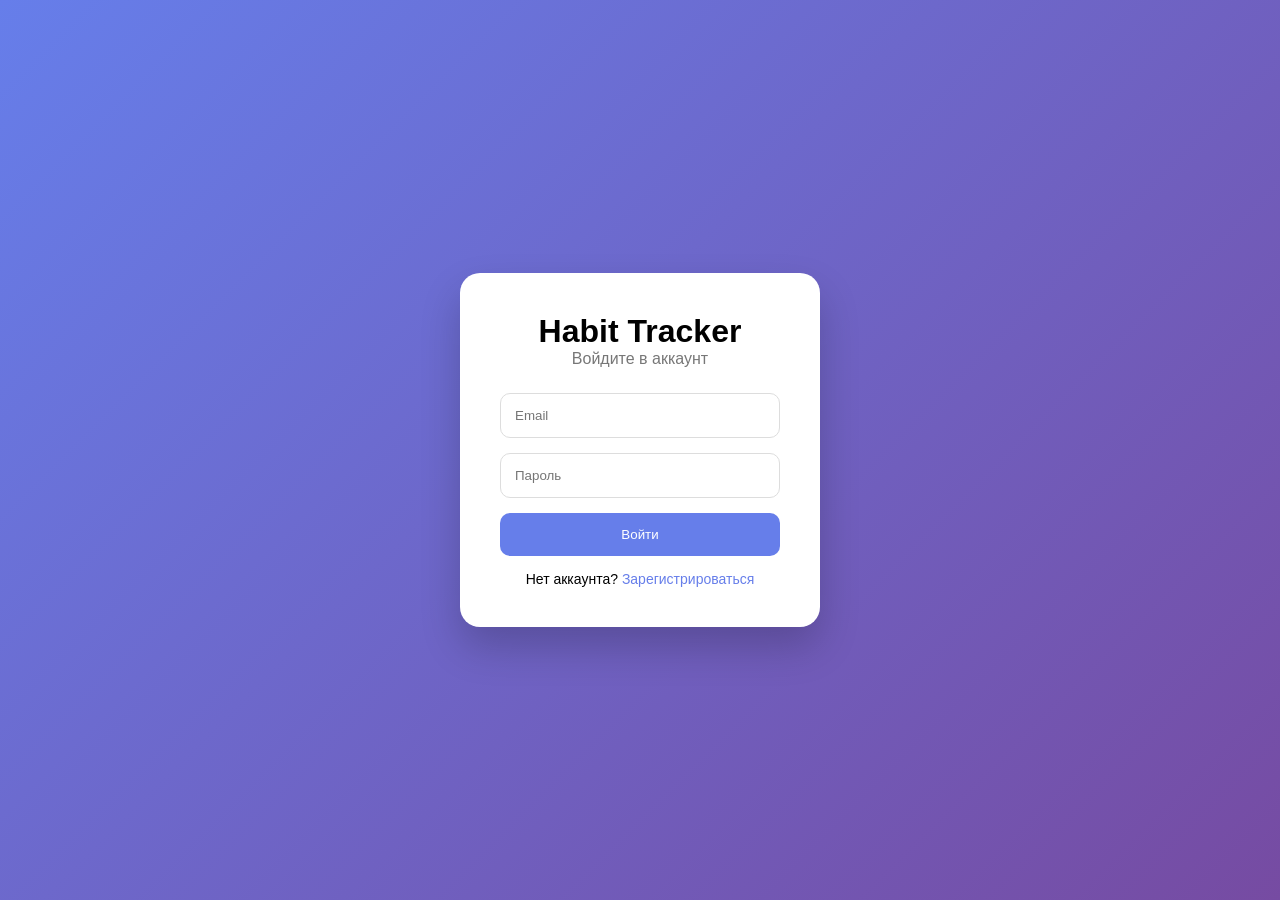
<file: html/auth/index.html>
<!DOCTYPE html>
<html lang="ru">
<head>
<meta charset="UTF-8">
<meta name="viewport" content="width=device-width, initial-scale=1.0">
<title>Habit Tracker | Вход</title>
<link rel="stylesheet" href="/css/style.css">
<link rel="icon" href="/favicons/healthy-lifestyle.png">
<script src="/js/login.js" defer></script>
</head>
<body class="auth-body">

<div class="auth-card">
    <h1>Habit Tracker</h1>
    <p class="subtitle">Войдите в аккаунт</p>

    <form class="auth-form">
        <input type="email" placeholder="Email" id="email">
        <input type="password" placeholder="Пароль" id="password">
        <button type="button" class="btn-primary" id="login">
            Войти
        </button>

        <div id="login-message" class="message"></div>
    </form>

    <p class="switch-link">
        Нет аккаунта?
        <a href="/html/auth/register.html">Зарегистрироваться</a>
    </p>
</div>

</body>
</html>
</file>
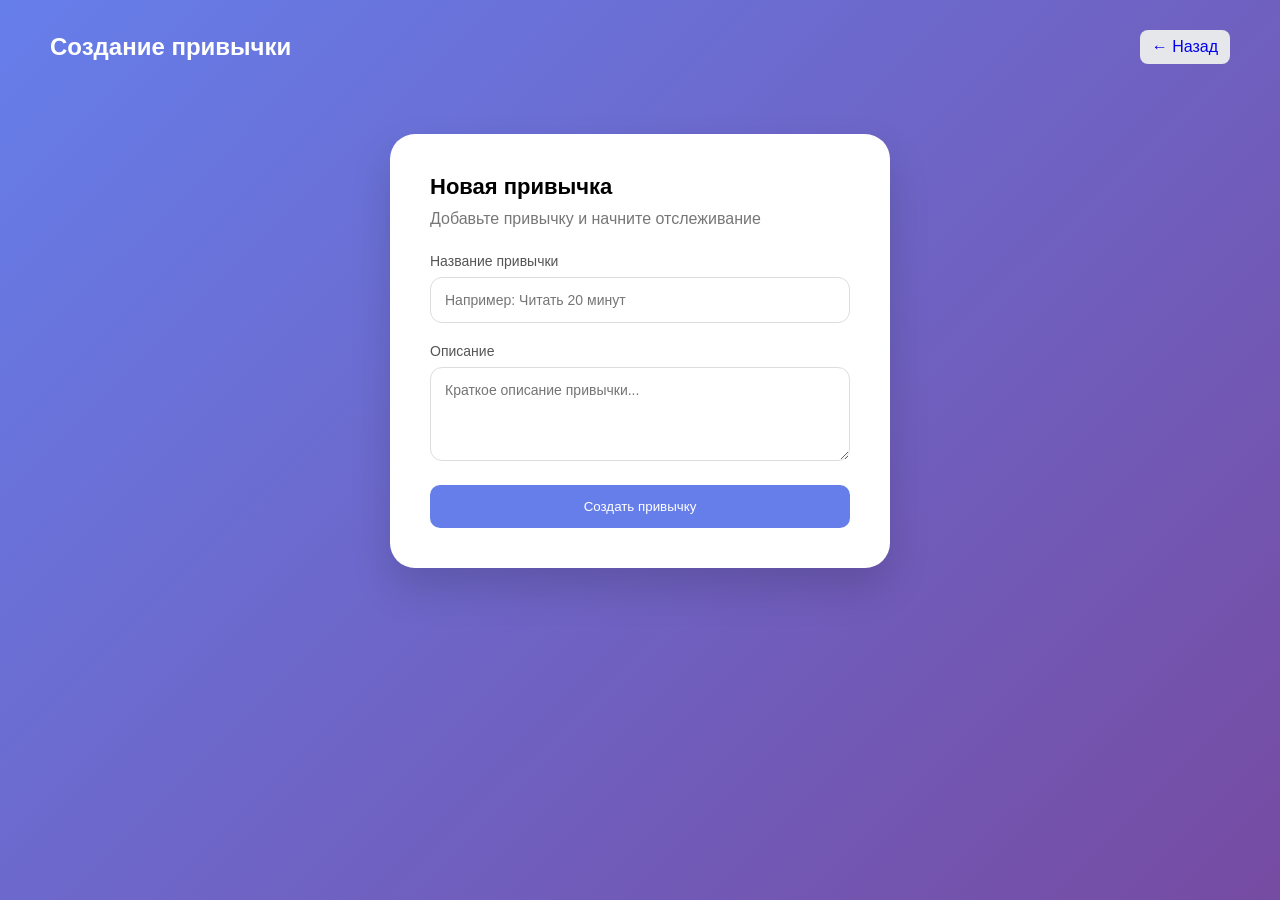
<file: html/create-habit.html>
<!DOCTYPE html>
<html lang="ru">
<head>
<meta charset="UTF-8">
<meta name="viewport" content="width=device-width, initial-scale=1.0">
<title>Habit Tracker | Новая привычка</title>
<link rel="icon" href="/favicons/healthy-lifestyle.png">
<link rel="stylesheet" href="/css/style.css">
<script src="/js/create-habit.js" defer></script>
</head>
<body>

<header class="main-header">
    <h2>Создание привычки</h2>
    <a href="/html/dashboard.html" class="btn-secondary">← Назад</a>
</header>

<div class="form-wrapper">

    <div class="form-card">
        <h3>Новая привычка</h3>
        <p class="subtitle">Добавьте привычку и начните отслеживание</p>

        <form class="habit-form">
            <div class="form-group">
                <label>Название привычки</label>
                <input type="text" placeholder="Например: Читать 20 минут" id="title">
            </div>

            <div class="form-group">
                <label>Описание</label>
                <textarea rows="4" placeholder="Краткое описание привычки..." id="description"></textarea>
            </div>

            
            <button type="button" class="btn-primary" id="submit">
                Создать привычку
            </button>

            <div id="message" class="message"></div>
            
        </form>
    </div>

</div>

</body>
</html>
</file>
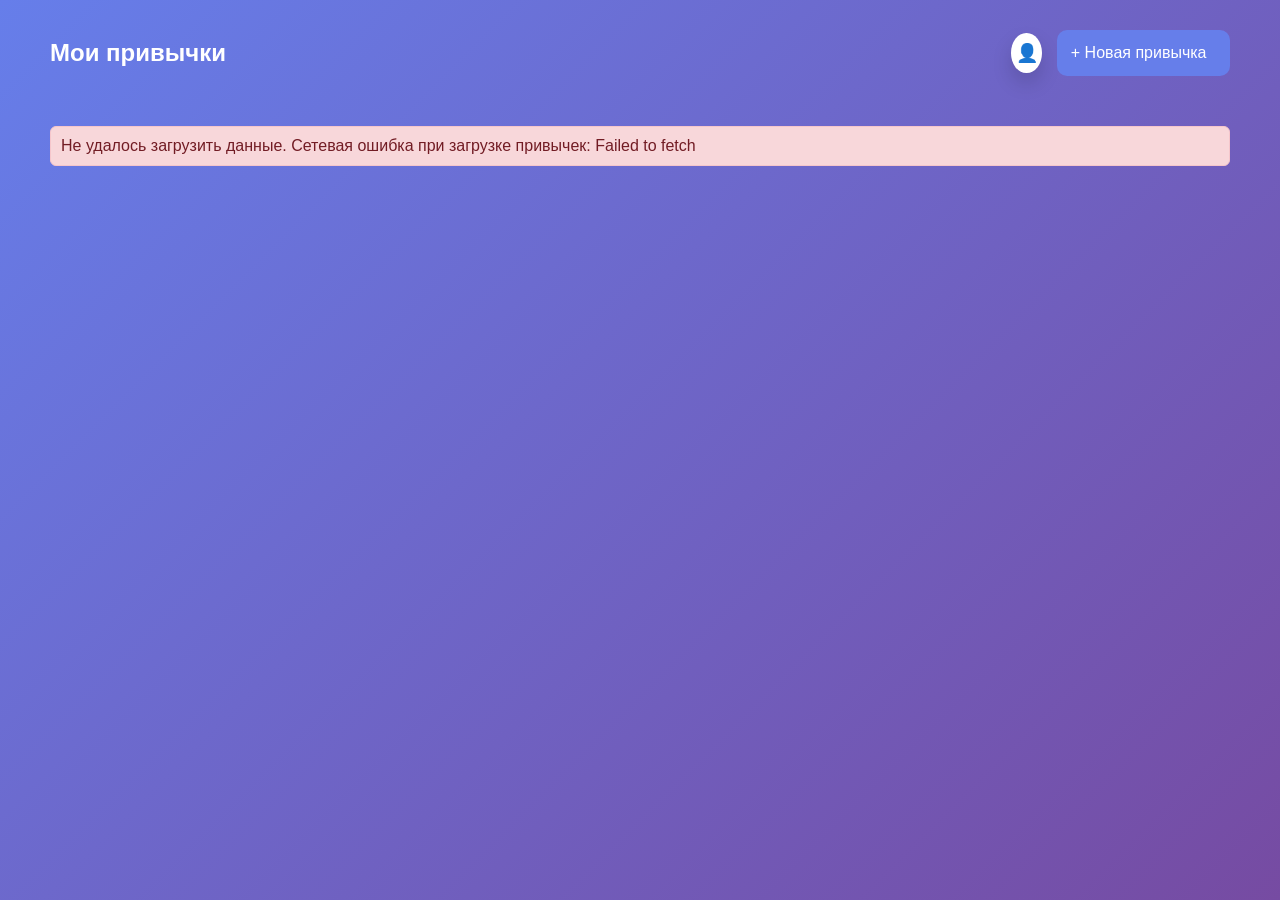
<file: html/dashboard.html>
<!DOCTYPE html>
<html lang="ru">
<head>
<meta charset="UTF-8">
<meta name="viewport" content="width=device-width, initial-scale=1.0">
<title>Habit Tracker | Dashboard</title>
<link rel="stylesheet" href="/css/style.css">
<link rel="icon" href="/favicons/healthy-lifestyle.png">
<script src="/js/dashboard.js" defer type="module"></script>
</head>
<body>

<header class="main-header">
    <h2>Мои привычки</h2>

    <div class="header-actions">
        <a href="/html/profile.html" class="profile-btn">👤</a>
        <a href="/html/create-habit.html" class="btn-primary">+ Новая привычка</a>
    </div>
</header>

<div class="dashboard">
    <div class="habits" id="habits-list"></div>

    <div id="dashboard-message" class="message"></div>
</div>

</body>
</html>
</file>
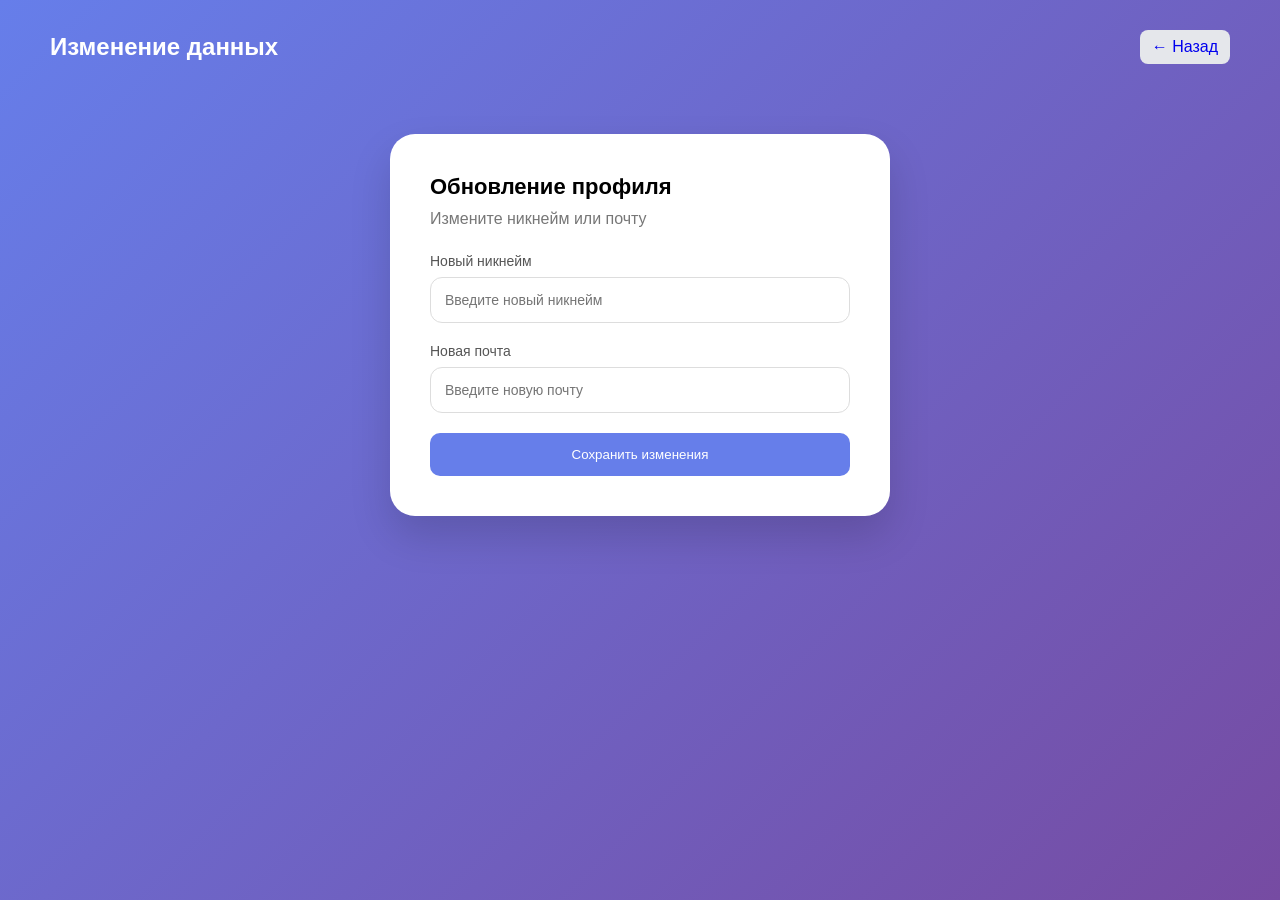
<file: html/edit-profile.html>
<!DOCTYPE html>
<html lang="ru">
<head>
<meta charset="UTF-8">
<meta name="viewport" content="width=device-width, initial-scale=1.0">
<title>Habit Tracker | Изменить данные</title>
<link rel="stylesheet" href="/css/style.css">
<link rel="icon" href="/favicons/healthy-lifestyle.png">
<script src="/js/edit-profile.js" defer></script>
</head>
<body>

<header class="main-header">
    <h2>Изменение данных</h2>
    <a href="/html/profile.html" class="btn-secondary">← Назад</a>
</header>

<div class="form-wrapper">

    <div class="form-card">
        <h3>Обновление профиля</h3>
        <p class="subtitle">Измените никнейм или почту</p>

        <form class="habit-form">

            <div class="form-group">
                <label>Новый никнейм</label>
                <input type="text" placeholder="Введите новый никнейм" id="username">
            </div>

            <div class="form-group">
                <label>Новая почта</label>
                <input type="email" placeholder="Введите новую почту" id="email">
            </div>

            <button type="button" class="btn-primary" id="submit">
                Сохранить изменения
            </button>

            <!-- <a href="/html/auth/reset-request.html" class="link-secondary">
                Забыли пароль?
            </a> -->
            
            <div id="edit-message" class="message"></div>

        </form>
    </div>

</div>

</body>
</html>
</file>
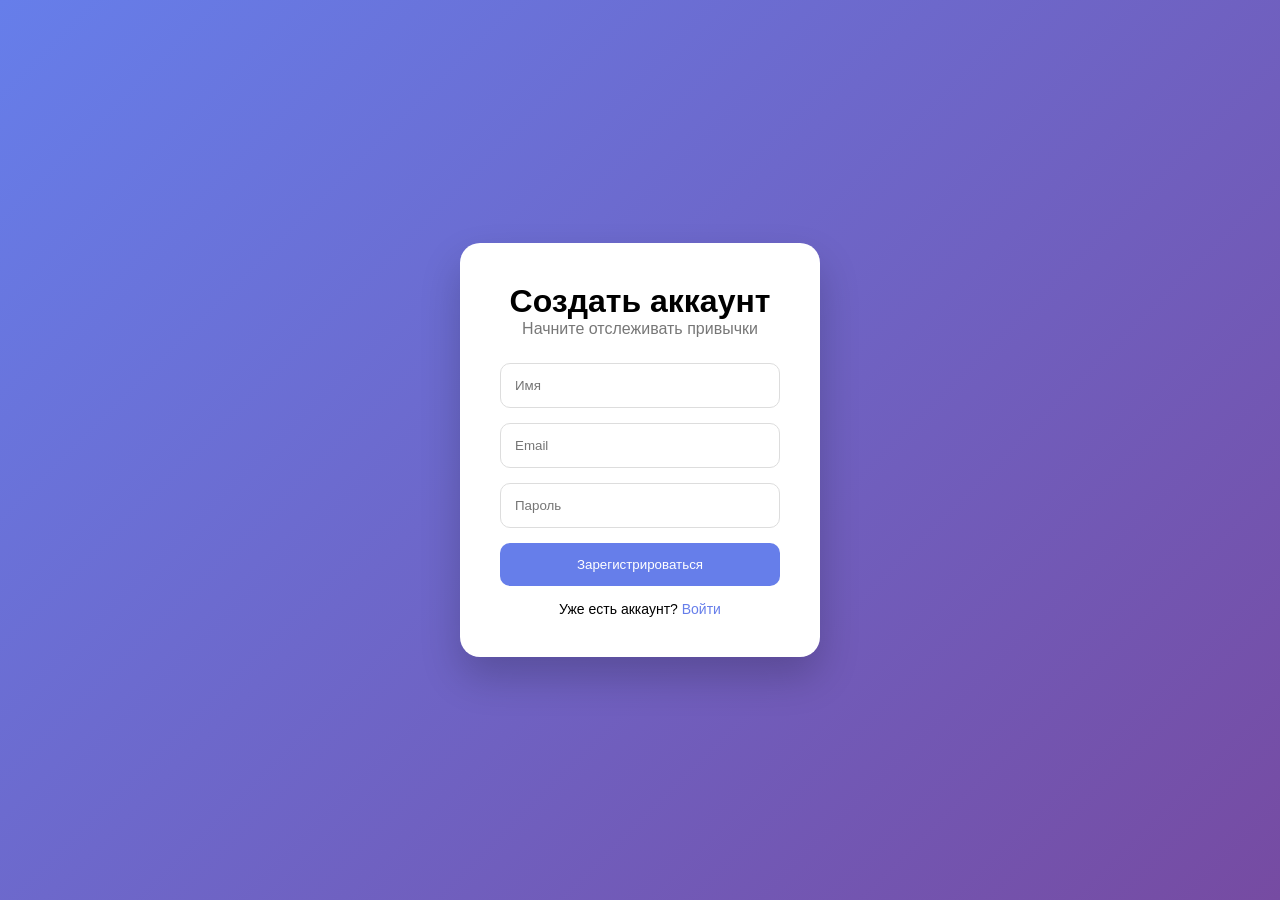
<file: html/auth/register.html>
<!DOCTYPE html>
<html lang="ru">
<head>
<meta charset="UTF-8">
<meta name="viewport" content="width=device-width, initial-scale=1.0">
<title>Habit Tracker | Регистрация</title>
<link rel="icon" href="/favicons/healthy-lifestyle.png">
<link rel="stylesheet" href="/css/style.css">
<script src="/js/register.js" defer></script>
</head>
<body class="auth-body">

<div class="auth-card">
    <h1>Создать аккаунт</h1>
    <p class="subtitle">Начните отслеживать привычки</p>

    <form class="auth-form">
        <input type="text" placeholder="Имя" id="username">
        <input type="email" placeholder="Email" id="email">
        <input type="password" placeholder="Пароль" id="password">
        <button type="button" class="btn-primary" id="register">
            Зарегистрироваться
        </button>
    </form>

    <p class="switch-link">
        Уже есть аккаунт?
        <a href="/html/auth/index.html">Войти</a>
    </p>

    <div id="register-message" class="message"></div>
</div>

</body>
</html>
</file>
<file: css/style.css>
* {
    margin: 0;
    padding: 0;
    box-sizing: border-box;
    font-family: 'Segoe UI', sans-serif;
}

/* Gradient background */
body {
    min-height: 100vh;
    background: linear-gradient(135deg, #667eea, #764ba2);
}

/* AUTH PAGES */

.auth-body {
    display: flex;
    justify-content: center;
    align-items: center;
}

.auth-card {
    background: white;
    padding: 40px;
    border-radius: 20px;
    width: 360px;
    box-shadow: 0 20px 40px rgba(0,0,0,0.2);
    text-align: center;
}

.subtitle {
    color: #777;
    margin-bottom: 25px;
}

.auth-form input {
    width: 100%;
    padding: 14px;
    margin-bottom: 15px;
    border-radius: 10px;
    border: 1px solid #ddd;
    transition: 0.3s;
}

.auth-form input:focus {
    border-color: #667eea;
    outline: none;
}

.switch-link {
    margin-top: 15px;
    font-size: 14px;
}

.switch-link a {
    color: #667eea;
    text-decoration: none;
}

/* BUTTONS */

.btn-primary {
    width: 100%;
    padding: 14px;
    background: #667eea;
    color: white;
    border: none;
    border-radius: 10px;
    cursor: pointer;
    transition: 0.3s;
    text-decoration: none;
}

.btn-primary:hover {
    transform: translateY(-2px);
}

.btn-success {
    background: #22c55e;
    border: none;
    padding: 8px 12px;
    border-radius: 8px;
    color: white;
    cursor: pointer;
}

.btn-danger {
    background: #ef4444;
    border: none;
    padding: 8px 12px;
    border-radius: 8px;
    color: white;
    cursor: pointer;
}

.btn-secondary {
    background: #e5e7eb;
    border: none;
    padding: 8px 12px;
    border-radius: 8px;
    cursor: pointer;
    text-decoration: none;
}

/* DASHBOARD */

.main-header {
    padding: 30px 50px;
    display: flex;
    justify-content: space-between;
    align-items: center;
    color: white;
}

.dashboard {
    padding: 0 50px 50px;
}

.habit-card {
    background: white;
    padding: 25px;
    border-radius: 20px;
    margin-bottom: 25px;
    box-shadow: 0 15px 30px rgba(0,0,0,0.1);
    transition: 0.3s;
}

.habit-card:hover {
    transform: translateY(-5px);
}

.habit-top {
    display: flex;
    justify-content: space-between;
    align-items: center;
}

.habit-actions button {
    margin-left: 8px;
}

.streak {
    color: #666;
    margin-top: 5px;
}

.habit-stats {
    margin-top: 20px;
    display: flex;
    gap: 20px;
    padding-top: 15px;
    border-top: 1px solid #eee;
}

.stat-item {
    flex: 1;
    text-align: center;
}

.stat-item span {
    display: block;
    color: #777;
    font-size: 14px;
}

.stat-item strong {
    font-size: 22px;
    color: #333;
}
/* CREATE HABIT FORM */

.form-wrapper {
    display: flex;
    justify-content: center;
    padding: 40px 20px 80px;
}

.form-card {
    background: white;
    width: 500px;
    max-width: 100%;
    padding: 40px;
    border-radius: 25px;
    box-shadow: 0 20px 40px rgba(0,0,0,0.15);
    animation: fadeIn 0.4s ease-in-out;
}

.form-card h3 {
    margin-bottom: 10px;
    font-size: 22px;
}

.habit-form {
    margin-top: 25px;
}

.form-group {
    margin-bottom: 20px;
}

.form-group label {
    display: block;
    margin-bottom: 8px;
    font-size: 14px;
    color: #555;
}

.form-group input,
.form-group textarea {
    width: 100%;
    padding: 14px;
    border-radius: 12px;
    border: 1px solid #ddd;
    font-size: 14px;
    transition: 0.3s;
}

.form-group input:focus,
.form-group textarea:focus {
    border-color: #667eea;
    outline: none;
    box-shadow: 0 0 0 3px rgba(102,126,234,0.2);
}

/* Small animation */

@keyframes fadeIn {
    from {
        opacity: 0;
        transform: translateY(15px);
    }
    to {
        opacity: 1;
        transform: translateY(0);
    }
}
/* PROFILE PAGE */

.profile-wrapper {
    padding: 40px 50px 80px;
    display: flex;
    flex-direction: column;
    gap: 40px;
}

.profile-card {
    background: white;
    padding: 40px;
    border-radius: 25px;
    text-align: center;
    box-shadow: 0 20px 40px rgba(0,0,0,0.15);
    max-width: 400px;
}

.profile-avatar {
    width: 80px;
    height: 80px;
    background: linear-gradient(135deg, #667eea, #764ba2);
    color: white;
    font-size: 32px;
    font-weight: bold;
    border-radius: 50%;
    display: flex;
    align-items: center;
    justify-content: center;
    margin: 0 auto 20px;
}

.profile-email {
    color: #666;
    margin-top: 8px;
}

.profile-settings {
    display: flex;
    flex-wrap: wrap;
    gap: 30px;
}

.settings-card {
    background: white;
    padding: 30px;
    border-radius: 20px;
    box-shadow: 0 15px 30px rgba(0,0,0,0.1);
    flex: 1 1 300px;
    display: flex;
    flex-direction: column;
    gap: 15px;
}

.settings-card h4 {
    margin-bottom: 5px;
}

.settings-card input {
    padding: 12px;
    border-radius: 10px;
    border: 1px solid #ddd;
    transition: 0.3s;
}

.settings-card input:focus {
    border-color: #667eea;
    outline: none;
    box-shadow: 0 0 0 3px rgba(102,126,234,0.2);
}

.full-width {
    width: 100%;
}

.danger-zone {
    border: 2px solid #fee2e2;
}

.danger-zone h4 {
    color: #ef4444;
}
.header-actions {
    display: flex;
    align-items: center;
    gap: 15px;
}

.profile-btn {
    width: 40px;
    height: 40px;
    background: white;
    color: #667eea;
    border-radius: 50%;
    display: flex;
    align-items: center;
    justify-content: center;
    text-decoration: none;
    font-size: 18px;
    box-shadow: 0 10px 20px rgba(0,0,0,0.15);
    transition: 0.3s;
}

.profile-btn:hover {
    transform: translateY(-3px);
}
/* PROFILE LAYOUT UPDATE */

.profile-wrapper {
    padding: 40px 50px 80px;
    display: flex;
    gap: 40px;
}

.profile-left {
    width: 300px;
    display: flex;
    flex-direction: column;
    gap: 30px;
}

.profile-right {
    flex: 1;
    display: flex;
    flex-wrap: wrap;
    gap: 30px;
}

.calendar-card {
    width: 100%;
}

#calendar {
    margin-top: 15px;
}

/* Улучшение внешнего вида FullCalendar */

.link-secondary {
    display: inline-block;
    margin-top: 15px;
    font-size: 14px;
    color: #667eea;
    text-decoration: none;
    text-align: center;
}
.auth-card {
    animation: fadeIn 0.4s ease-in-out;
}
/* EMAIL CONFIRM */

.confirm-icon {
    font-size: 48px;
    margin-bottom: 15px;
    animation: floatIcon 2s ease-in-out infinite;
}

@keyframes floatIcon {
    0% { transform: translateY(0px); }
    50% { transform: translateY(-6px); }
    100% { transform: translateY(0px); }
}
.habit-info {
    max-width: 70%;
}

.habit-description {
    margin: 6px 0;
    font-size: 14px;
    color: #666;
    line-height: 1.5;

    white-space: normal;     
    word-break: break-word;   
    overflow-wrap: anywhere;   
}
.habit-description:empty {
    display: none;
}
#send-token{
    text-decoration: none;
    color: white;
}
.profile-buttons {
    margin-top: 20px;
    display: flex;
    gap: 12px;
}

.profile-buttons .btn-primary,
.profile-buttons .btn-danger {
    flex: 1;
    text-align: center;
}
.btn-primary,
.btn-danger,
.btn-success,
.btn-secondary {
    transition: transform 0.2s ease, box-shadow 0.2s ease;
}

.btn-primary:hover,
.btn-danger:hover,
.btn-success:hover,
.btn-secondary:hover {
    transform: translateY(-3px);
    box-shadow: 0 8px 20px rgba(0,0,0,0.15);
}
/* Dropdown wrapper */

.stats-dropdown-wrapper {
    position: relative;
}

/* Сам dropdown */
.stats-dropdown-wrapper {
    position: relative;
    margin-top: 6px; /* чуть опустит кнопку */
}

.stats-dropdown {
    position: absolute;
    top: 120%; /* было 110%, делаем ниже */
    right: 0;

    background: white;
    border-radius: 14px;
    box-shadow: 0 15px 35px rgba(0,0,0,0.15);

    min-width: 180px;
    padding: 8px 0;

    opacity: 0;
    transform: translateY(-8px);
    pointer-events: none;

    transition: all 0.25s ease;
    z-index: 50;
}

.stats-dropdown.active {
    opacity: 1;
    transform: translateY(0);
    pointer-events: auto;
}
/* === Dropdown контейнер === */

.stats-dropdown {
    position: absolute;
    top: 120%;
    right: 0;

    background: #ffffff;
    border-radius: 16px;
    box-shadow: 0 20px 45px rgba(0, 0, 0, 0.12);

    min-width: 190px;
    padding: 6px;

    opacity: 0;
    transform: translateY(-8px) scale(0.98);
    pointer-events: none;

    transition: all 0.25s ease;
    z-index: 50;
}

.stats-dropdown.active {
    opacity: 1;
    transform: translateY(0) scale(1);
    pointer-events: auto;
}

/* === Опции периода === */

.stats-option {
    padding: 10px 14px;
    border-radius: 10px;
    font-size: 14px;
    font-weight: 500;

    cursor: pointer;
    user-select: none;

    transition: all 0.2s ease;
}

/* Hover эффект */

.stats-option:hover {
    background: #f3f4f6;
    transform: translateX(4px);
}

/* Active (при нажатии) */

.stats-option:active {
    transform: translateX(2px) scale(0.98);
}

/* Если потом захочешь выделять выбранный период */

.stats-option.selected {
    background: #eef2ff;
    color: #4f46e5;
    font-weight: 600;
}
.habit-card {
    position: relative;
    overflow: visible; /* важно */
}
.stats-dropdown {
    z-index: 9999;
}
.habit-actions {
    position: relative;
    z-index: 100;
}
.habit-card {
    position: relative;
    z-index: 1;
}
.habit-card.active-card {
    z-index: 200;
}
.stats-dropdown {
    position: absolute;
    top: 115%;
    right: 0;

    background: #ffffff;
    border-radius: 14px;
    box-shadow: 0 15px 35px rgba(0, 0, 0, 0.12);

    width: 170px;              /* немного уже */
    max-height: 180px;         /* ограничение по высоте */
    overflow-y: auto;          /* скролл если не влезает */

    padding: 6px;

    opacity: 0;
    transform: translateY(-6px);
    pointer-events: none;

    transition: all 0.2s ease;

    z-index: 999;
}

.stats-dropdown.active {
    opacity: 1;
    transform: translateY(0);
    pointer-events: auto;
}
.stats-option {
    padding: 8px 12px;     /* было больше */
    border-radius: 8px;
    font-size: 13px;       /* чуть компактнее */
    font-weight: 500;

    cursor: pointer;
    user-select: none;

    transition: all 0.2s ease;
}

.stats-option:hover {
    background: #f3f4f6;
}
.completion-day {
    position: relative;
}

.fire-number {
    display: inline-block;
    background: #ffaa00;               /* белая цифра */
    border-radius: 50%;         /* круглая форма */
    width: 30px;                /* размер кружка */
    height: 30px;
    line-height: 30px;          /* вертикальное выравнивание */
    text-align: center;         /* горизонтальное */
    font-weight: bold;
    font-size: 16px;
    box-shadow: 0 0 8px #ffaa00; /* свечение */
    margin: 0 auto;             /* центрирование в ячейке */
}
.fc-daygrid-day,
.fc-day-sat .fc-daygrid-day-frame,
.fc-day-sun .fc-daygrid-day-frame,
.fc-day-today .fc-daygrid-day-frame {
    background-color: #fff !important;
}
.message {
    margin-top: 20px;
    padding: 10px;
    border-radius: 6px;
    display: none;
}
.message.error {
    display: block;
    background-color: #f8d7da;
    color: #721c24;
    border: 1px solid #f5c6cb;
}
.message.success {
    display: block;
    background-color: #d4edda;
    color: #155724;
    border: 1px solid #c3e6cb;
}
</file>
